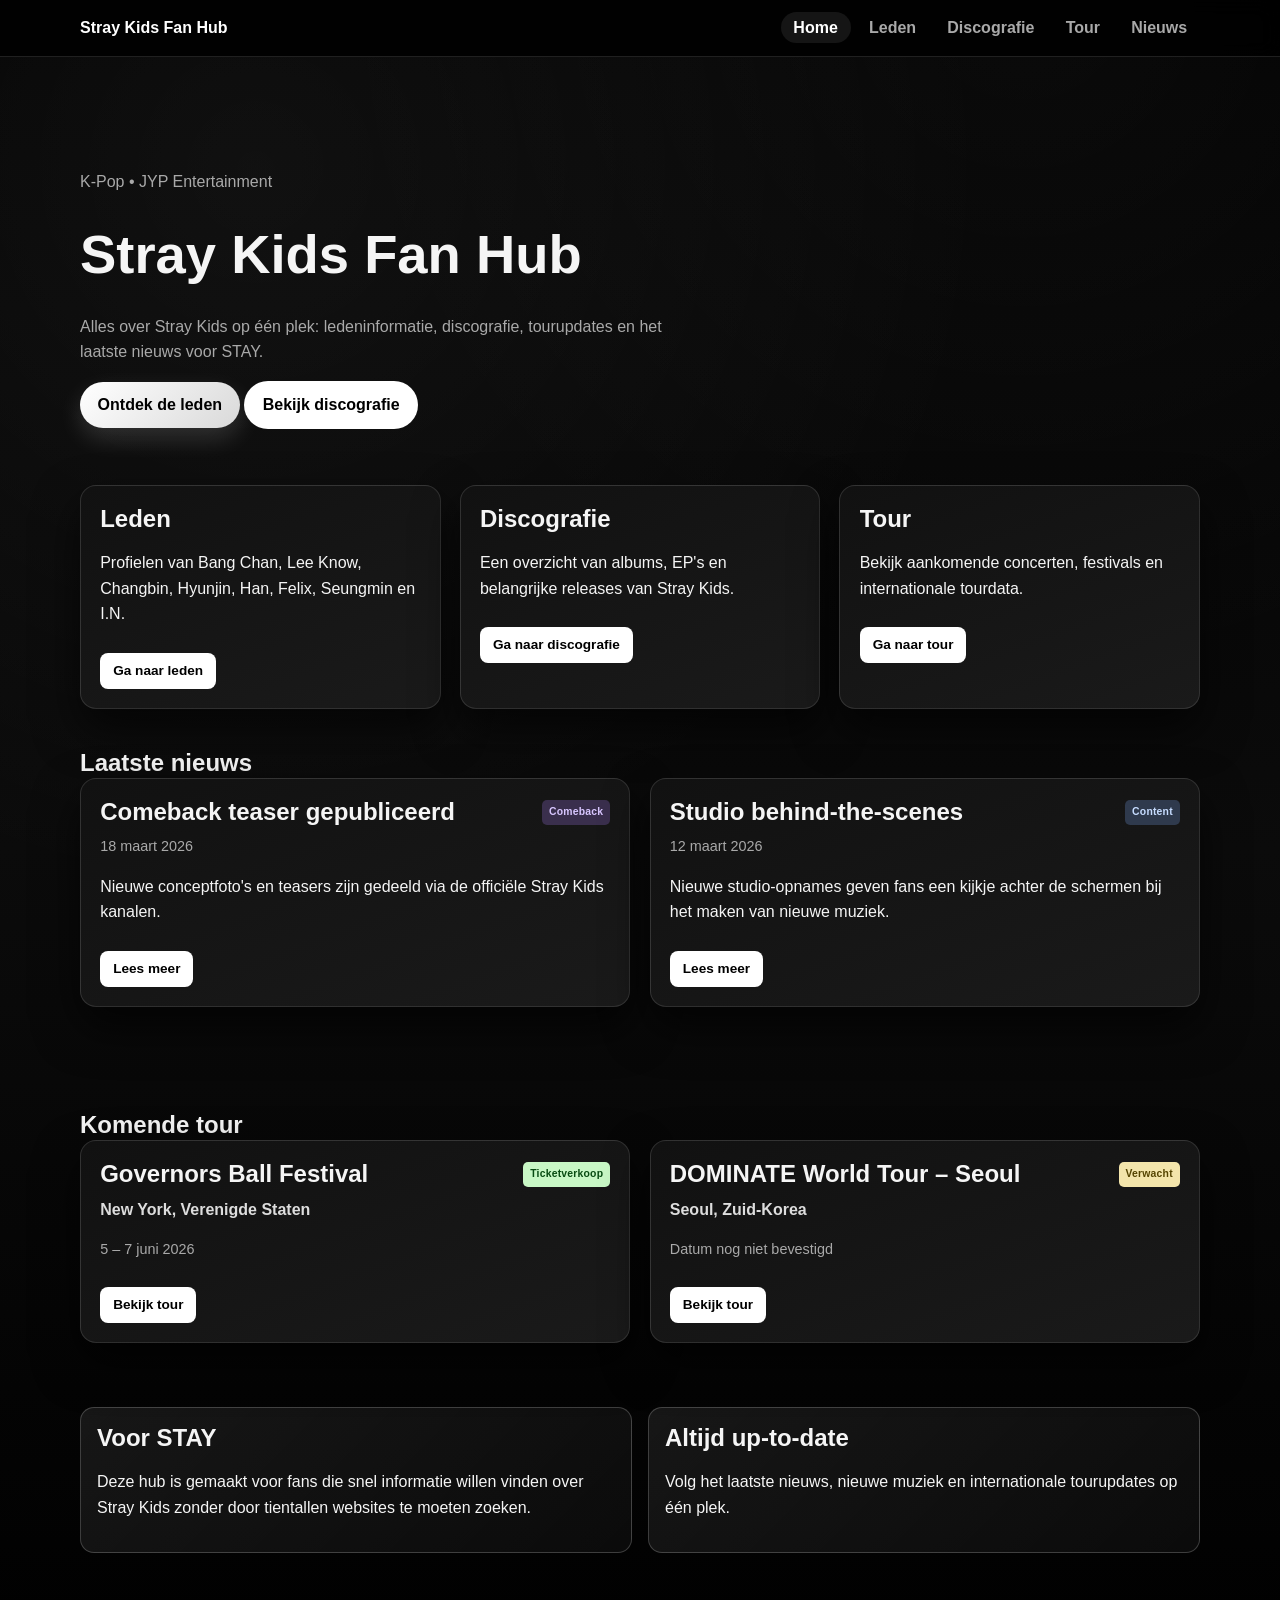
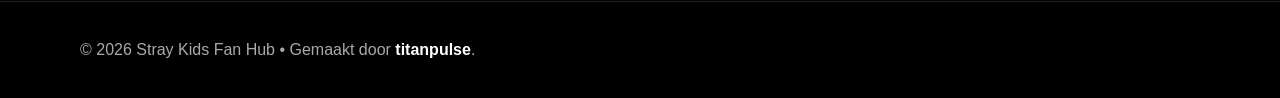
<file: index.html>
<!doctype html>

<html lang="nl">
<head>
  <meta charset="UTF-8" />
  <meta name="viewport" content="width=device-width, initial-scale=1.0" />
  <title>Stray Kids Fan Hub | Home</title>
  <meta name="description" content="Professionele fanwebsite met informatie over Stray Kids, discografie, tour en nieuws." />
  <link rel="stylesheet" href="styles.css" />
  <link rel="icon" type="image/png" href="favicon.png">
</head>

<body>
  <header class="site-header">
    <div class="container nav-wrap">
      <a class="brand" href="/">Stray Kids Fan Hub</a>
      <nav>
        <ul class="nav-links">
          <li><a href="/" aria-current="page">Home</a></li>
          <li><a href="leden/">Leden</a></li>
          <li><a href="discografie/">Discografie</a></li>
          <li><a href="tour/">Tour</a></li>
          <li><a href="nieuws/">Nieuws</a></li>
        </ul>
      </nav>
    </div>
  </header>

  <main>

<!-- HERO -->

<section class="hero">
  <div class="container">
    <p class="eyebrow">K-Pop • JYP Entertainment</p>
    <h1>Stray Kids Fan Hub</h1>
    <p>
      Alles over Stray Kids op één plek: ledeninformatie, discografie,
      tourupdates en het laatste nieuws voor STAY.
    </p>


<div class="actions">
  <a class="button" href="leden/">Ontdek de leden</a>
  <a class="button button-secondary" href="discografie/">Bekijk discografie</a>
</div>


  </div>
</section>

<!-- QUICK LINKS -->

<section class="container grid-cards">

  <article class="card">
    <h2>Leden</h2>
    <p>
      Profielen van Bang Chan, Lee Know, Changbin, Hyunjin, Han, Felix,
      Seungmin en I.N.
    </p>
    <a class="button button-secondary small" href="leden/">Ga naar leden</a>
  </article>

  <article class="card">
    <h2>Discografie</h2>
    <p>
      Een overzicht van albums, EP's en belangrijke releases van
      Stray Kids.
    </p>
    <a class="button button-secondary small" href="discografie/">Ga naar discografie</a>
  </article>

  <article class="card">
    <h2>Tour</h2>
    <p>
      Bekijk aankomende concerten, festivals en internationale
      tourdata.
    </p>
    <a class="button button-secondary small" href="tour/">Ga naar tour</a>
  </article>

</section>

<!-- LATEST NEWS -->

<section class="container section">

  <h2>Laatste nieuws</h2>

  <div class="timeline">


<article class="card">
  <div class="event-header">
    <h2>Comeback teaser gepubliceerd</h2>
    <span class="tag comeback">Comeback</span>
  </div>

  <p class="event-date">18 maart 2026</p>

  <p>
    Nieuwe conceptfoto's en teasers zijn gedeeld via de officiële
    Stray Kids kanalen.
  </p>

  <a class="button button-secondary small" href="nieuws/">Lees meer</a>
</article>


<article class="card">
  <div class="event-header">
    <h2>Studio behind-the-scenes</h2>
    <span class="tag content">Content</span>
  </div>

  <p class="event-date">12 maart 2026</p>

  <p>
    Nieuwe studio-opnames geven fans een kijkje achter de schermen
    bij het maken van nieuwe muziek.
  </p>

  <a class="button button-secondary small" href="nieuws/">Lees meer</a>
</article>


  </div>

</section>

<!-- TOUR PREVIEW -->

<section class="container section">

  <h2>Komende tour</h2>

  <div class="timeline">


<article class="card">

  <div class="event-header">
    <h2>Governors Ball Festival</h2>
    <span class="tag tickets">Ticketverkoop</span>
  </div>

  <p class="event-location">
    New York, Verenigde Staten
  </p>

  <p class="event-date">
    5 – 7 juni 2026
  </p>

  <a class="button button-secondary small" href="tour/">Bekijk tour</a>

</article>


<article class="card">

  <div class="event-header">
    <h2>DOMINATE World Tour – Seoul</h2>
    <span class="tag verwacht">Verwacht</span>
  </div>

  <p class="event-location">
    Seoul, Zuid-Korea
  </p>

  <p class="event-date">
    Datum nog niet bevestigd
  </p>

  <a class="button button-secondary small" href="tour/">Bekijk tour</a>

</article>


  </div>

</section>

<!-- ABOUT -->

<section class="container highlight-strip">

  <article>
    <h2>Voor STAY</h2>
    <p>
      Deze hub is gemaakt voor fans die snel informatie willen vinden
      over Stray Kids zonder door tientallen websites te moeten zoeken.
    </p>
  </article>

  <article>
    <h2>Altijd up-to-date</h2>
    <p>
      Volg het laatste nieuws, nieuwe muziek en internationale
      tourupdates op één plek.
    </p>
  </article>

</section>

  </main>

  <footer class="site-footer">
    <div class="container">
      <p>
        © 2026 Stray Kids Fan Hub • Gemaakt door 
        <a href="https://www.titanpulse.nl/" target="_blank" rel="noopener noreferrer">titanpulse</a>.
      </p>
    </div>
  </footer>
</body>
</html>
</file>
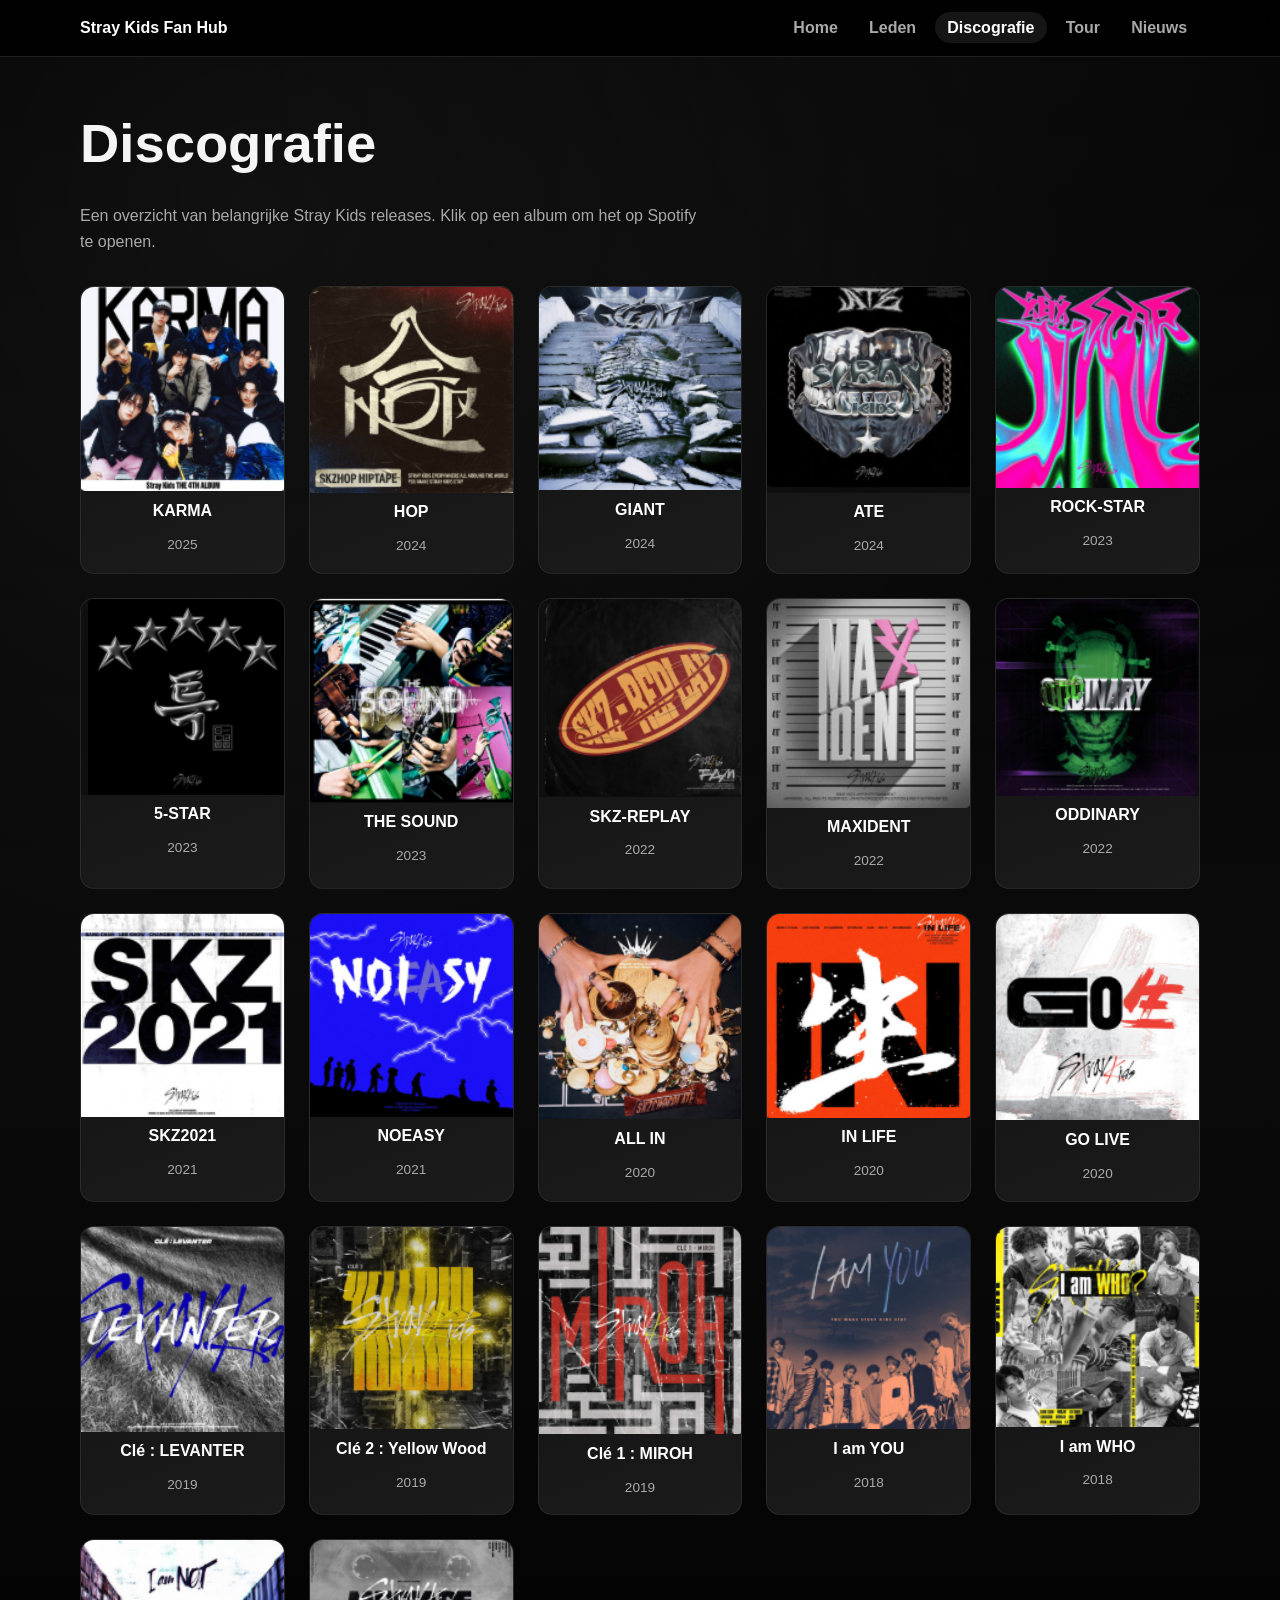
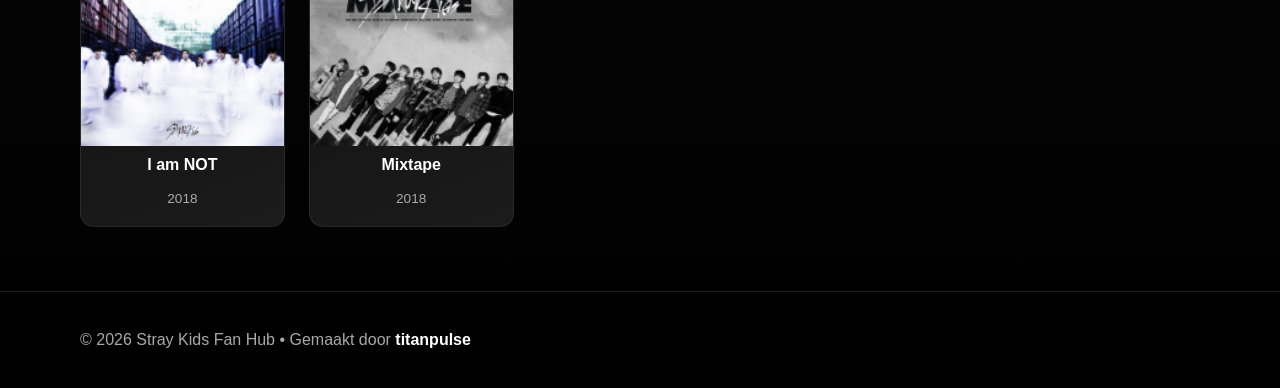
<file: discografie/index.html>
<!doctype html>
<html lang="nl">
<head>
<meta charset="UTF-8">
<meta name="viewport" content="width=device-width, initial-scale=1.0">
<title>Stray Kids Fan Hub | Discografie</title>
<link rel="stylesheet" href="../styles.css">
<link rel="icon" type="image/png" href="../favicon.png">
</head>

<body>

<header class="site-header">
<div class="container nav-wrap">

<a class="brand" href="../">Stray Kids Fan Hub</a>

<nav>
<ul class="nav-links">
<li><a href="../">Home</a></li>
<li><a href="../leden/">Leden</a></li>
<li><a href="../discografie/" aria-current="page">Discografie</a></li>
<li><a href="../tour/">Tour</a></li>
<li><a href="../nieuws/">Nieuws</a></li>
</ul>
</nav>

</div>
</header>

<main class="container section">

<h1>Discografie</h1>
<p class="lead">
Een overzicht van belangrijke Stray Kids releases. Klik op een album om het op Spotify te openen.
</p>

<div class="album-grid">

<article class="album-card">
<a href="https://open.spotify.com/album/3wqskwruUGJHC4yHbo7nxc" target="_blank">
<img src="../albums/karma.jpg" alt="KARMA">
<h2>KARMA</h2>
<p>2025</p>
</a>
</article>

<article class="album-card">
<a href="https://open.spotify.com/album/3IGZmUJql41Q2FSIBweSsz" target="_blank">
<img src="../albums/hop.jpg" alt="HOP">
<h2>HOP</h2>
<p>2024</p>
</a>
</article>

<article class="album-card">
<a href="https://open.spotify.com/album/2vVMz605sZeoefSLbbBNeb" target="_blank">
<img src="../albums/giant.jpg" alt="GIANT">
<h2>GIANT</h2>
<p>2024</p>
</a>
</article>

<article class="album-card">
<a href="https://open.spotify.com/album/3WdsoMKRqtw5Sgg67YrpnY" target="_blank">
<img src="../albums/ate.jpg" alt="ATE">
<h2>ATE</h2>
<p>2024</p>
</a>
</article>

<article class="album-card">
<a href="https://open.spotify.com/album/0aJnGEZWIc1VCYlZOXv05a" target="_blank">
<img src="../albums/rockstar.jpg" alt="ROCK-STAR">
<h2>ROCK-STAR</h2>
<p>2023</p>
</a>
</article>

<article class="album-card">
<a href="https://open.spotify.com/album/3Pel3gWsPxVpZVrciU0Fm6" target="_blank">
<img src="../albums/5star.jpg" alt="5 STAR">
<h2>5-STAR</h2>
<p>2023</p>
</a>
</article>

<article class="album-card">
<a href="https://open.spotify.com/album/4ZW5rXkLINHYqH2MIAhkP2" target="_blank">
<img src="../albums/thesound.jpg" alt="THE SOUND">
<h2>THE SOUND</h2>
<p>2023</p>
</a>
</article>

<article class="album-card">
<a href="https://open.spotify.com/album/3UXrliH0JUQvcaLnBD8Txz" target="_blank">
<img src="../albums/skzreplay.jpg" alt="SKZ REPLAY">
<h2>SKZ-REPLAY</h2>
<p>2022</p>
</a>
</article>

<article class="album-card">
<a href="https://open.spotify.com/album/0T6hYH0UyDjNraWZk2mZWi" target="_blank">
<img src="../albums/maxident.jpg" alt="MAXIDENT">
<h2>MAXIDENT</h2>
<p>2022</p>
</a>
</article>

<article class="album-card">
<a href="https://open.spotify.com/album/0Gmf4pfe0POEQq2FgGAj2q" target="_blank">
<img src="../albums/oddinary.jpg" alt="ODDINARY">
<h2>ODDINARY</h2>
<p>2022</p>
</a>
</article>

<article class="album-card">
<a href="https://open.spotify.com/album/3sMj0uu8dKNRnyqQozC1Xv" target="_blank">
<img src="../albums/skz2021.jpg" alt="SKZ2021">
<h2>SKZ2021</h2>
<p>2021</p>
</a>
</article>

<article class="album-card">
<a href="https://open.spotify.com/album/558tpdCejjVQNFAumRAeQj" target="_blank">
<img src="../albums/noeasy.jpg" alt="NOEASY">
<h2>NOEASY</h2>
<p>2021</p>
</a>
</article>

<article class="album-card">
<a href="https://open.spotify.com/album/06EHg8PHtDhbZMpE0jmhEn" target="_blank">
<img src="../albums/allin.jpg" alt="ALL IN">
<h2>ALL IN</h2>
<p>2020</p>
</a>
</article>

<article class="album-card">
<a href="https://open.spotify.com/album/0aERWcI2KYSCM4biUihB9X" target="_blank">
<img src="../albums/inlife.jpg" alt="IN LIFE">
<h2>IN LIFE</h2>
<p>2020</p>
</a>
</article>

<article class="album-card">
<a href="https://open.spotify.com/album/6DWLIzvmiLPAuDWYZqrLQo" target="_blank">
<img src="../albums/golive.jpg" alt="GO LIVE">
<h2>GO LIVE</h2>
<p>2020</p>
</a>
</article>

<article class="album-card">
<a href="https://open.spotify.com/album/0st9OqpsKmmtwUz6cS14Fj" target="_blank">
<img src="../albums/levanter.jpg" alt="LEVANTER">
<h2>Clé : LEVANTER</h2>
<p>2019</p>
</a>
</article>

<article class="album-card">
<a href="https://open.spotify.com/album/7a3luOh8mK0q8YsRkNUjrU" target="_blank">
<img src="../albums/yellowwood.jpg" alt="Yellow Wood">
<h2>Clé 2 : Yellow Wood</h2>
<p>2019</p>
</a>
</article>

<article class="album-card">
<a href="https://open.spotify.com/album/3s6RbqkTprnGwKpoUSYL00" target="_blank">
<img src="../albums/miroh.jpg" alt="MIROH">
<h2>Clé 1 : MIROH</h2>
<p>2019</p>
</a>
</article>

<article class="album-card">
<a href="https://open.spotify.com/album/2zIr9PncoM7K02FmIMtluH" target="_blank">
<img src="../albums/iamyou.jpg" alt="I am YOU">
<h2>I am YOU</h2>
<p>2018</p>
</a>
</article>

<article class="album-card">
<a href="https://open.spotify.com/album/2SACeVKmkXeAXHqLDdTU9N" target="_blank">
<img src="../albums/iamwho.jpg" alt="I am WHO">
<h2>I am WHO</h2>
<p>2018</p>
</a>
</article>

<article class="album-card">
<a href="https://open.spotify.com/album/6xP5hGAHaLArPqF07UYVJL" target="_blank">
<img src="../albums/iamnot.jpg" alt="I am NOT">
<h2>I am NOT</h2>
<p>2018</p>
</a>
</article>

<article class="album-card">
<a href="https://open.spotify.com/album/1kTzTL0iOIE2IAGw83yY4O" target="_blank">
<img src="../albums/mixtape.jpg" alt="Mixtape">
<h2>Mixtape</h2>
<p>2018</p>
</a>
</article>

</div>

</main>

<footer class="site-footer">
<div class="container">
<p>© 2026 Stray Kids Fan Hub • Gemaakt door
<a href="https://www.titanpulse.nl/" target="_blank">titanpulse</a>
</p>
</div>
</footer>

</body>
</html>
</file>
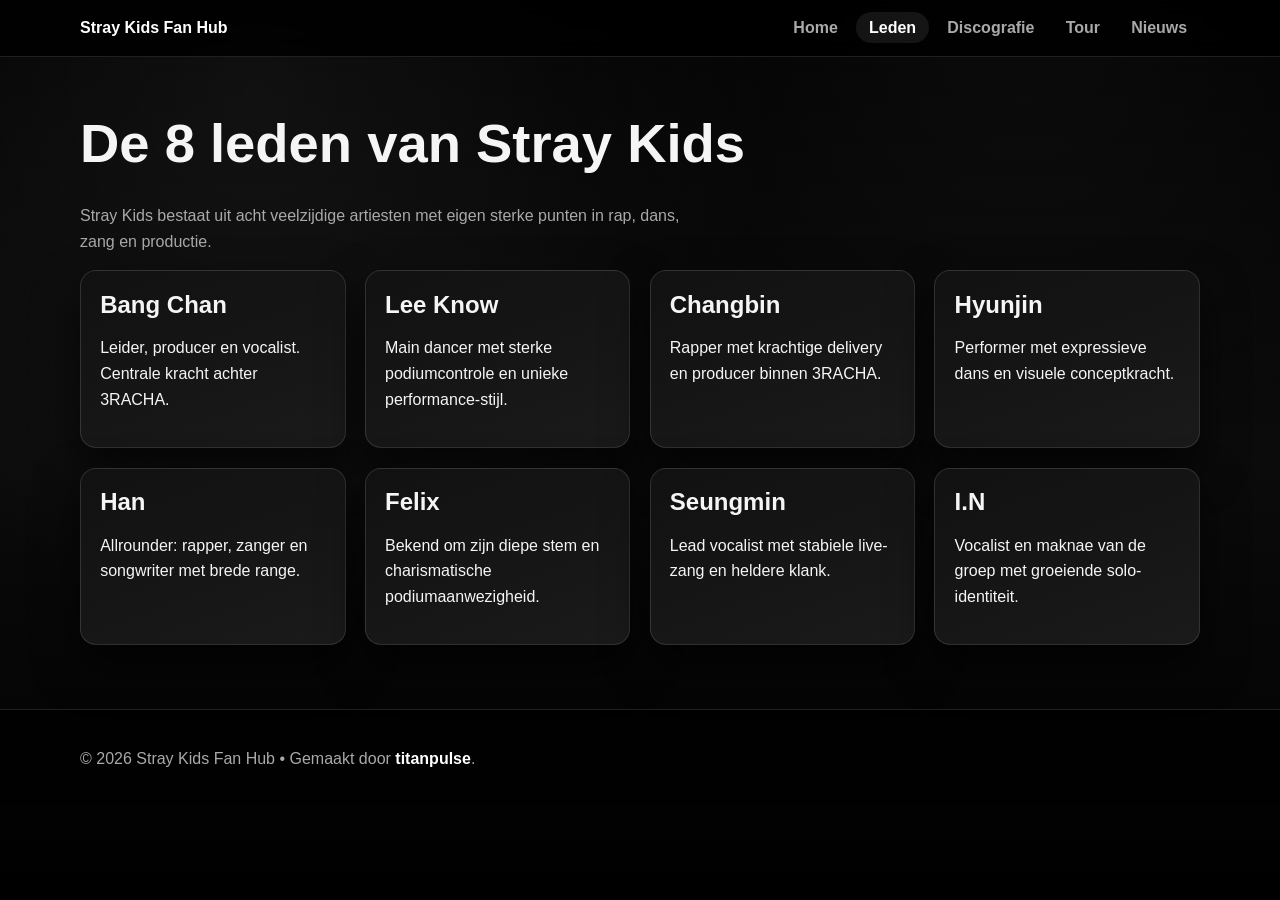
<file: leden/index.html>
<!doctype html>
<html lang="nl">
<head>
  <meta charset="UTF-8" />
  <meta name="viewport" content="width=device-width, initial-scale=1.0" />
  <title>Stray Kids Fan Hub | Leden</title>
  <link rel="stylesheet" href="../styles.css" />
  <link rel="icon" type="image/png" href="../favicon.png">
</head>

<body>
  <header class="site-header">
    <div class="container nav-wrap">
      <a class="brand" href="../">Stray Kids Fan Hub</a>
      <nav>
        <ul class="nav-links">
          <li><a href="../">Home</a></li>
          <li><a href="../leden/" aria-current="page">Leden</a></li>
          <li><a href="../discografie/">Discografie</a></li>
          <li><a href="../tour/">Tour</a></li>
          <li><a href="../nieuws/">Nieuws</a></li>
        </ul>
      </nav>
    </div>
  </header>

  <main class="container section">
    <h1>De 8 leden van Stray Kids</h1>
    <p class="lead">Stray Kids bestaat uit acht veelzijdige artiesten met eigen sterke punten in rap, dans, zang en productie.</p>

    <div class="members-grid">
      <article class="card"><h2>Bang Chan</h2><p>Leider, producer en vocalist. Centrale kracht achter 3RACHA.</p></article>
      <article class="card"><h2>Lee Know</h2><p>Main dancer met sterke podiumcontrole en unieke performance-stijl.</p></article>
      <article class="card"><h2>Changbin</h2><p>Rapper met krachtige delivery en producer binnen 3RACHA.</p></article>
      <article class="card"><h2>Hyunjin</h2><p>Performer met expressieve dans en visuele conceptkracht.</p></article>
      <article class="card"><h2>Han</h2><p>Allrounder: rapper, zanger en songwriter met brede range.</p></article>
      <article class="card"><h2>Felix</h2><p>Bekend om zijn diepe stem en charismatische podiumaanwezigheid.</p></article>
      <article class="card"><h2>Seungmin</h2><p>Lead vocalist met stabiele live-zang en heldere klank.</p></article>
      <article class="card"><h2>I.N</h2><p>Vocalist en maknae van de groep met groeiende solo-identiteit.</p></article>
    </div>
  </main>

  <footer class="site-footer">
    <div class="container">
      <p>© 2026 Stray Kids Fan Hub • Gemaakt door 
        <a href="https://www.titanpulse.nl/" target="_blank" rel="noopener noreferrer">titanpulse</a>.
      </p>
    </div>
  </footer>
</body>
</html>
</file>
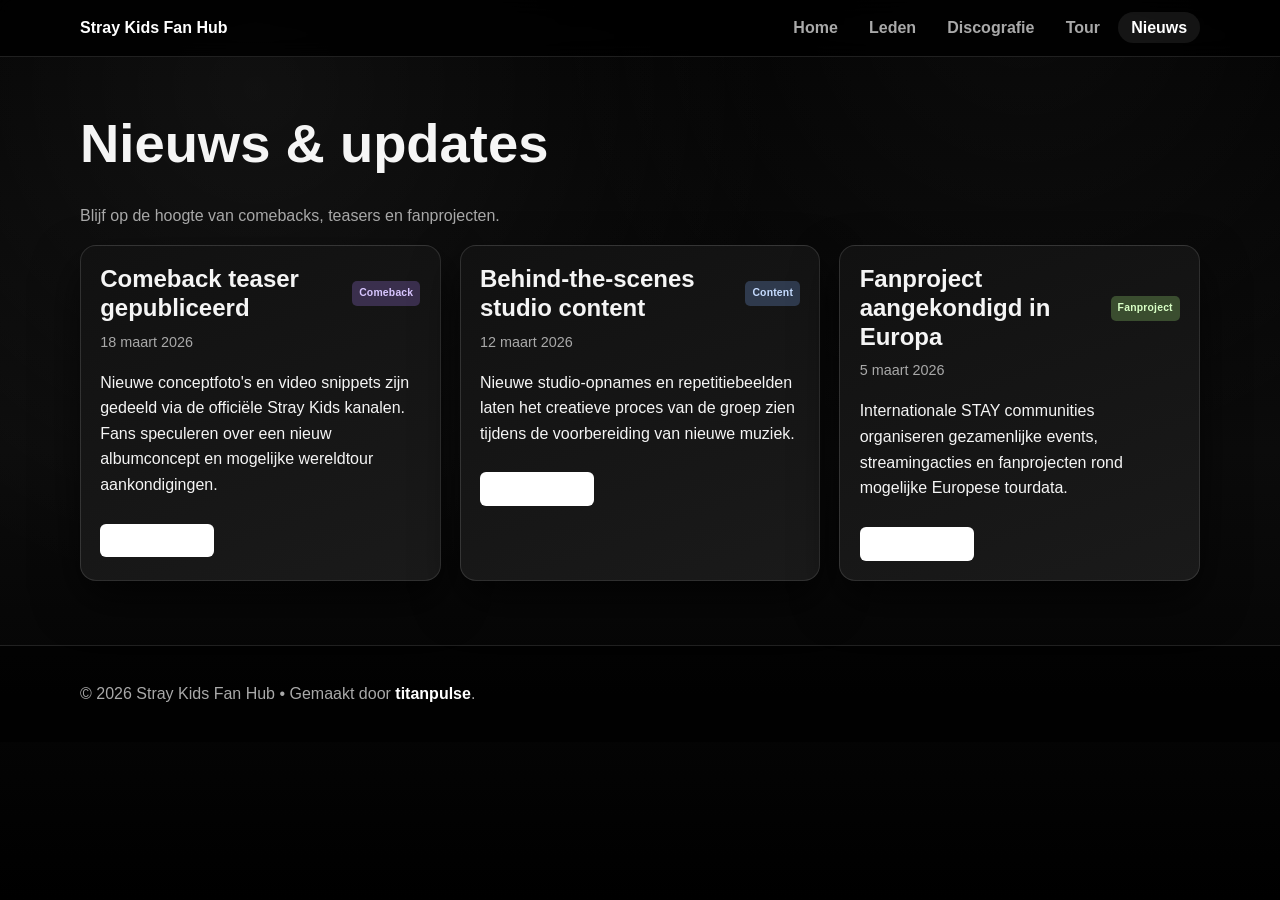
<file: nieuws/index.html>
<!doctype html>
<html lang="nl">
<head>
  <meta charset="UTF-8" />
  <meta name="viewport" content="width=device-width, initial-scale=1.0" />
  <title>Stray Kids Fan Hub | Nieuws</title>
  <link rel="stylesheet" href="../styles.css" />
  <link rel="icon" type="image/png" href="../favicon.png">
</head>

<body>
  <header class="site-header">
    <div class="container nav-wrap">
      <a class="brand" href="../">Stray Kids Fan Hub</a>
      <nav>
        <ul class="nav-links">
          <li><a href="../">Home</a></li>
          <li><a href="../leden/">Leden</a></li>
          <li><a href="../discografie/">Discografie</a></li>
          <li><a href="../tour/">Tour</a></li>
          <li><a href="../nieuws/" aria-current="page">Nieuws</a></li>
        </ul>
      </nav>
    </div>
  </header>

  <main class="container section">
    <h1>Nieuws & updates</h1>
    <p class="lead">Blijf op de hoogte van comebacks, teasers en fanprojecten.</p>

    <div class="timeline">

      <article class="card">

        <div class="event-header">
          <h2>Comeback teaser gepubliceerd</h2>
          <span class="tag comeback">Comeback</span>
        </div>

        <p class="event-date">
          18 maart 2026
        </p>

        <p>
          Nieuwe conceptfoto's en video snippets zijn gedeeld via de officiële
          Stray Kids kanalen. Fans speculeren over een nieuw albumconcept en
          mogelijke wereldtour aankondigingen.
        </p>

        <a class="news-source"
           href="https://www.soompi.com"
           target="_blank">
           Bron bekijken
        </a>

      </article>


      <article class="card">

        <div class="event-header">
          <h2>Behind-the-scenes studio content</h2>
          <span class="tag content">Content</span>
        </div>

        <p class="event-date">
          12 maart 2026
        </p>

        <p>
          Nieuwe studio-opnames en repetitiebeelden laten het creatieve proces
          van de groep zien tijdens de voorbereiding van nieuwe muziek.
        </p>

        <a class="news-source"
           href="https://www.billboard.com"
           target="_blank">
           Bron bekijken
        </a>

      </article>


      <article class="card">

        <div class="event-header">
          <h2>Fanproject aangekondigd in Europa</h2>
          <span class="tag fanproject">Fanproject</span>
        </div>

        <p class="event-date">
          5 maart 2026
        </p>

        <p>
          Internationale STAY communities organiseren gezamenlijke events,
          streamingacties en fanprojecten rond mogelijke Europese tourdata.
        </p>

        <a class="news-source"
           href="https://www.nme.com"
           target="_blank">
           Bron bekijken
        </a>

      </article>

    </div>

  </main>

  <footer class="site-footer">
    <div class="container">
      <p>
        © 2026 Stray Kids Fan Hub • Gemaakt door 
        <a href="https://www.titanpulse.nl/" target="_blank" rel="noopener noreferrer">titanpulse</a>.
      </p>
    </div>
  </footer>
</body>
</html>
</file>
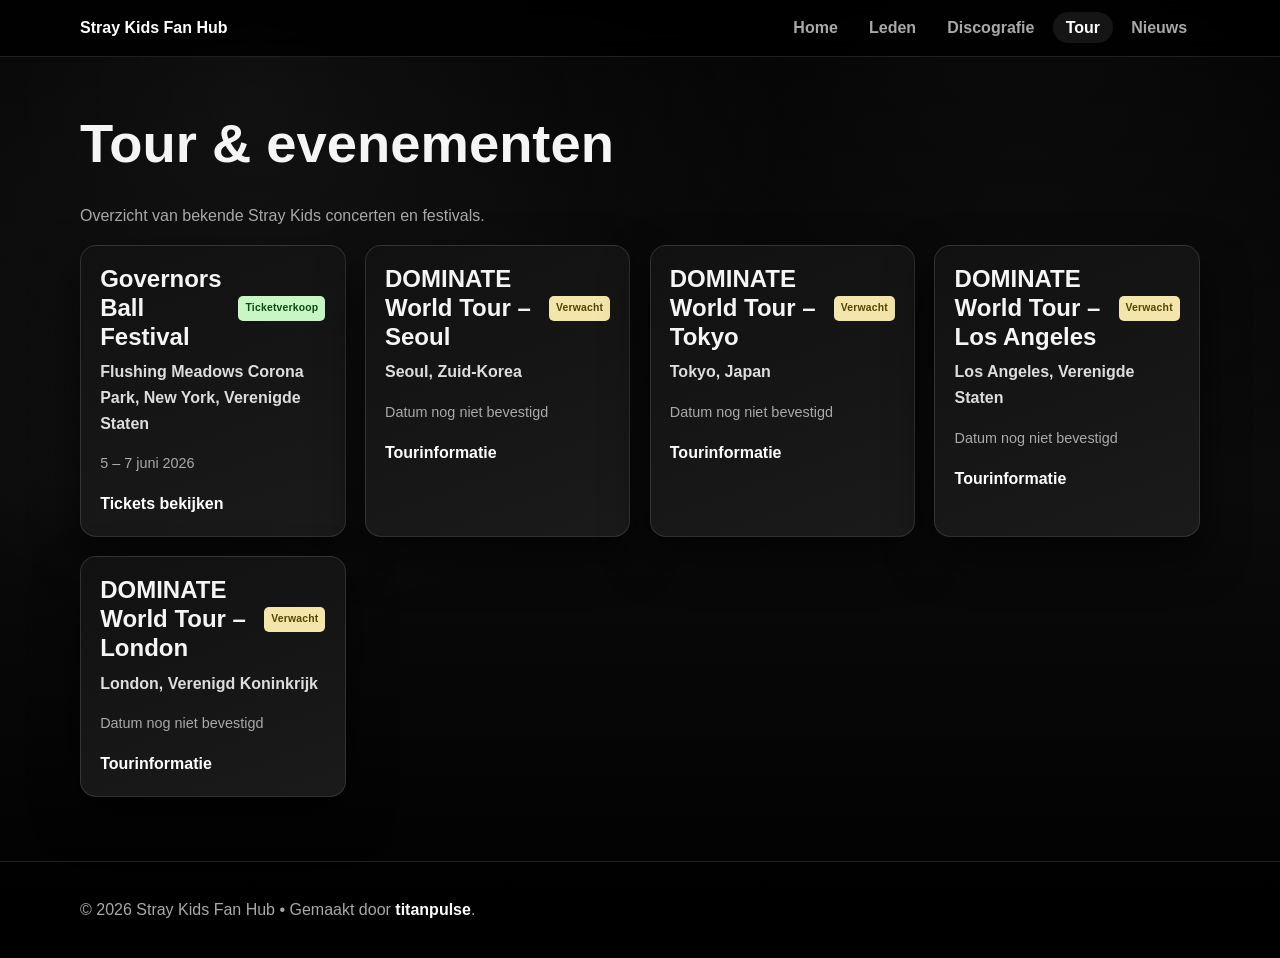
<file: tour/index.html>
<!doctype html>
<html lang="nl">
<head>
  <meta charset="UTF-8" />
  <meta name="viewport" content="width=device-width, initial-scale=1.0" />
  <title>Stray Kids Fan Hub | Tour</title>
  <link rel="stylesheet" href="../styles.css" />
  <link rel="icon" type="image/png" href="../favicon.png">
</head>

<body>
  <header class="site-header">
    <div class="container nav-wrap">
      <a class="brand" href="../">Stray Kids Fan Hub</a>
      <nav>
        <ul class="nav-links">
          <li><a href="../">Home</a></li>
          <li><a href="../leden/">Leden</a></li>
          <li><a href="../discografie/">Discografie</a></li>
          <li><a href="../tour/" aria-current="page">Tour</a></li>
          <li><a href="../nieuws/">Nieuws</a></li>
        </ul>
      </nav>
    </div>
  </header>

  <main class="container section">
    <h1>Tour & evenementen</h1>
    <p class="lead">Overzicht van bekende Stray Kids concerten en festivals.</p>

    <div class="timeline">

      <!-- Event -->
      <article class="card">
        <div class="event-header">
          <h2>Governors Ball Festival</h2>
          <span class="tag tickets">Ticketverkoop</span>
        </div>

        <p class="event-location">
          Flushing Meadows Corona Park, New York, Verenigde Staten
        </p>

        <p class="event-date">
          5 – 7 juni 2026
        </p>

        <a class="ticket-link"
           href="https://www.governorsballmusicfestival.com/"
           target="_blank">
           Tickets bekijken
        </a>
      </article>

      <!-- Event -->
      <article class="card">
        <div class="event-header">
          <h2>DOMINATE World Tour – Seoul</h2>
          <span class="tag verwacht">Verwacht</span>
        </div>

        <p class="event-location">
          Seoul, Zuid-Korea
        </p>

        <p class="event-date">
          Datum nog niet bevestigd
        </p>

        <a class="ticket-link"
           href="https://www.ticketmaster.com/stray-kids-tickets/artist/2593788"
           target="_blank">
           Tourinformatie
        </a>
      </article>

      <!-- Event -->
      <article class="card">
        <div class="event-header">
          <h2>DOMINATE World Tour – Tokyo</h2>
          <span class="tag verwacht">Verwacht</span>
        </div>

        <p class="event-location">
          Tokyo, Japan
        </p>

        <p class="event-date">
          Datum nog niet bevestigd
        </p>

        <a class="ticket-link"
           href="https://www.ticketmaster.com/stray-kids-tickets/artist/2593788"
           target="_blank">
           Tourinformatie
        </a>
      </article>

      <!-- Event -->
      <article class="card">
        <div class="event-header">
          <h2>DOMINATE World Tour – Los Angeles</h2>
          <span class="tag verwacht">Verwacht</span>
        </div>

        <p class="event-location">
          Los Angeles, Verenigde Staten
        </p>

        <p class="event-date">
          Datum nog niet bevestigd
        </p>

        <a class="ticket-link"
           href="https://www.ticketmaster.com/stray-kids-tickets/artist/2593788"
           target="_blank">
           Tourinformatie
        </a>
      </article>

      <!-- Event -->
      <article class="card">
        <div class="event-header">
          <h2>DOMINATE World Tour – London</h2>
          <span class="tag verwacht">Verwacht</span>
        </div>

        <p class="event-location">
          London, Verenigd Koninkrijk
        </p>

        <p class="event-date">
          Datum nog niet bevestigd
        </p>

        <a class="ticket-link"
           href="https://www.ticketmaster.com/stray-kids-tickets/artist/2593788"
           target="_blank">
           Tourinformatie
        </a>
      </article>

    </div>
  </main>

  <footer class="site-footer">
    <div class="container">
      <p>© 2026 Stray Kids Fan Hub • Gemaakt door 
        <a href="https://www.titanpulse.nl/" target="_blank" rel="noopener noreferrer">titanpulse</a>.
      </p>
    </div>
  </footer>
</body>
</html>
</file>
<file: styles.css>
:root {

--bg:#000;
--bg-soft:#0b0b0b;

--card:#111;
--card-strong:#1a1a1a;

--text:#f5f5f5;
--muted:#a9a9a9;

--accent:#ffffff;

--line:rgba(255,255,255,.12);

--shadow:0 20px 45px rgba(0,0,0,.65);

}

/* BASE */

*{
box-sizing:border-box;
}

html,body{
min-height:100%;
}

body{

margin:0;
font-family:"Inter","Segoe UI",Roboto,Arial,sans-serif;
color:var(--text);
line-height:1.6;

background:
radial-gradient(circle at 20% 10%,rgba(255,255,255,.06),transparent 40%),
radial-gradient(circle at 80% 0%,rgba(255,255,255,.04),transparent 35%),
linear-gradient(180deg,#000 0%,#0b0b0b 50%,#000 100%);

}

.container{
width:min(1120px,92vw);
margin:0 auto;
}

/* HEADER */

.site-header{

position:sticky;
top:0;
z-index:50;

background:rgba(0,0,0,.85);
backdrop-filter:blur(10px);

border-bottom:1px solid var(--line);

}

.nav-wrap{

display:flex;
justify-content:space-between;
align-items:center;
padding:.95rem 0;

}

.brand{

color:#fff;
text-decoration:none;
font-weight:800;

}

.nav-links{

list-style:none;
display:flex;
gap:.35rem;
margin:0;
padding:0;

}

.nav-links a{

color:var(--muted);
text-decoration:none;
font-weight:600;

padding:.45rem .8rem;
border-radius:999px;

transition:.2s;

}

.nav-links a:hover,
.nav-links a[aria-current="page"]{

color:#fff;
background:rgba(255,255,255,.08);

}

/* HERO */

.hero{
padding:6rem 0 3.5rem;
}

.hero p{
color:var(--muted);
max-width:70ch;
}

h1{
font-size:clamp(2.1rem,4.6vw,3.4rem);
margin:.2rem 0 1rem;
}

h2{
margin:0;
line-height:1.2;
}

.lead{
color:var(--muted);
max-width:70ch;
}

/* BUTTONS */

.button{

display:inline-block;
text-decoration:none;

background:linear-gradient(135deg,#fff,#d9d9d9);
color:#000;

padding:.65rem 1.1rem;
border-radius:999px;

font-weight:700;

box-shadow:0 10px 25px rgba(255,255,255,.15);

transition:.2s;

}

.button:hover{

transform:translateY(-2px);
box-shadow:0 12px 30px rgba(255,255,255,.25);

}

.button.small{
padding:6px 12px;
font-size:.85rem;
border-radius:8px;
margin-top:10px;
}

.button-secondary{
background:#ffffff;
border:1px solid rgba(255,255,255,.3);
color:#000;
box-shadow:none;
}

.button-secondary:hover{
background:#d9d9d9;
color:#000;
}

/* SECTIONS */

.section{
padding:2.5rem 0 4rem;
}

/* GRID */

.grid-cards,
.members-grid,
.timeline{

display:grid;
grid-template-columns:repeat(auto-fit,minmax(260px,1fr));
gap:1.2rem;

}

/* CARDS */

.card{

background:linear-gradient(160deg,var(--card),var(--card-strong));
border:1px solid var(--line);

border-radius:16px;
padding:1.2rem;

box-shadow:var(--shadow);

transition:.25s;

}

.card:hover{

transform:translateY(-4px);
border-color:rgba(255,255,255,.35);

}

.card h2{
margin-top:0;
}

/* LINKS IN CARDS (maar NIET knoppen) */

.card a:not(.button){
color:#fff;
font-weight:600;
text-decoration:none;
}

.card a:not(.button):hover{
text-decoration:underline;
}

/* EVENT LAYOUT */

.event-header{

display:flex;
justify-content:space-between;
align-items:center;
margin-bottom:.5rem;

}

.event-location{

font-weight:600;
color:#ddd;
margin-top:.4rem;

}

.event-date{

color:var(--muted);
font-size:.9rem;
margin:.3rem 0 1rem;

}

/* TAGS */

.tag{

font-size:.65rem;
font-weight:700;

padding:4px 7px;
border-radius:5px;

letter-spacing:.02em;

}

/* TOUR TAGS */

.tag.verwacht{
background:#f3e5ab;
color:#544400;
}

.tag.tickets{
background:#c8f7c5;
color:#084b12;
}

.tag.canceled{
background:#f5bcbc;
color:#5a0000;
}

/* NEWS TAGS */

.tag.comeback{
background:#3a2f4d;
color:#d8c6ff;
}

.tag.content{
background:#2f3a4d;
color:#c6dcff;
}

.tag.fanproject{
background:#3a4d2f;
color:#d8ffc6;
}

/* NEWS SOURCE BUTTON */

.news-source{

display:inline-block;
margin-top:10px;

padding:6px 12px;

background:#fff;
color:#000;

font-size:.85rem;
font-weight:700;

border-radius:6px;

text-decoration:none;

transition:.2s;

}

.news-source:hover{
background:#d9d9d9;
}

/* HOMEPAGE HIGHLIGHTS */

.highlight-strip{

display:grid;
grid-template-columns:repeat(auto-fit,minmax(280px,1fr));
gap:1rem;
margin-bottom:3rem;

}

.highlight-strip article{

border:1px solid rgba(255,255,255,.2);

background:linear-gradient(
135deg,
rgba(255,255,255,.08),
rgba(255,255,255,.04)
);

border-radius:14px;
padding:1rem;

}

/* DISCOGRAPHY TABLE */

.discography-table{

width:100%;
border-collapse:collapse;

margin-top:1rem;

background:#141414;

border-radius:14px;
overflow:hidden;

box-shadow:var(--shadow);

}

.discography-table th,
.discography-table td{

border-bottom:1px solid var(--line);
padding:.75rem;

}

.discography-table th{
background:rgba(255,255,255,.08);
}

.discography-table tbody tr:nth-child(even){
background:rgba(255,255,255,.03);
}

/* ALBUM GRID */

.album-grid{

display:grid;
grid-template-columns:repeat(auto-fit,minmax(180px,1fr));
gap:1.5rem;
margin-top:2rem;

}

.album-card{

text-align:center;

background:linear-gradient(160deg,#111,#1b1b1b);

border-radius:14px;
overflow:hidden;

border:1px solid rgba(255,255,255,.08);

transition:.2s;

}

.album-card:hover{
transform:translateY(-5px);
}

.album-card img{
width:100%;
display:block;
}

.album-card h2{

margin:.6rem 0 .2rem;
font-size:1rem;

}

.album-card p{

color:#aaa;
margin-bottom:1rem;
font-size:.85rem;

}

.album-card a{
text-decoration:none;
color:white;
display:block;
}

/* FOOTER */

.site-footer{

border-top:1px solid var(--line);

padding:1.2rem 0;

color:var(--muted);
background:rgba(0,0,0,.7);

}

.site-footer a{

color:#fff;
font-weight:700;
text-decoration:none;

}

.site-footer a:hover{
text-decoration:underline;
}

/* MOBILE */

@media (max-width:760px){

.nav-wrap{
flex-direction:column;
align-items:flex-start;
}

.nav-links{
flex-wrap:wrap;
}

.hero{
padding-top:4.8rem;
}

.timeline{
grid-template-columns:1fr;
}

}
</file>
